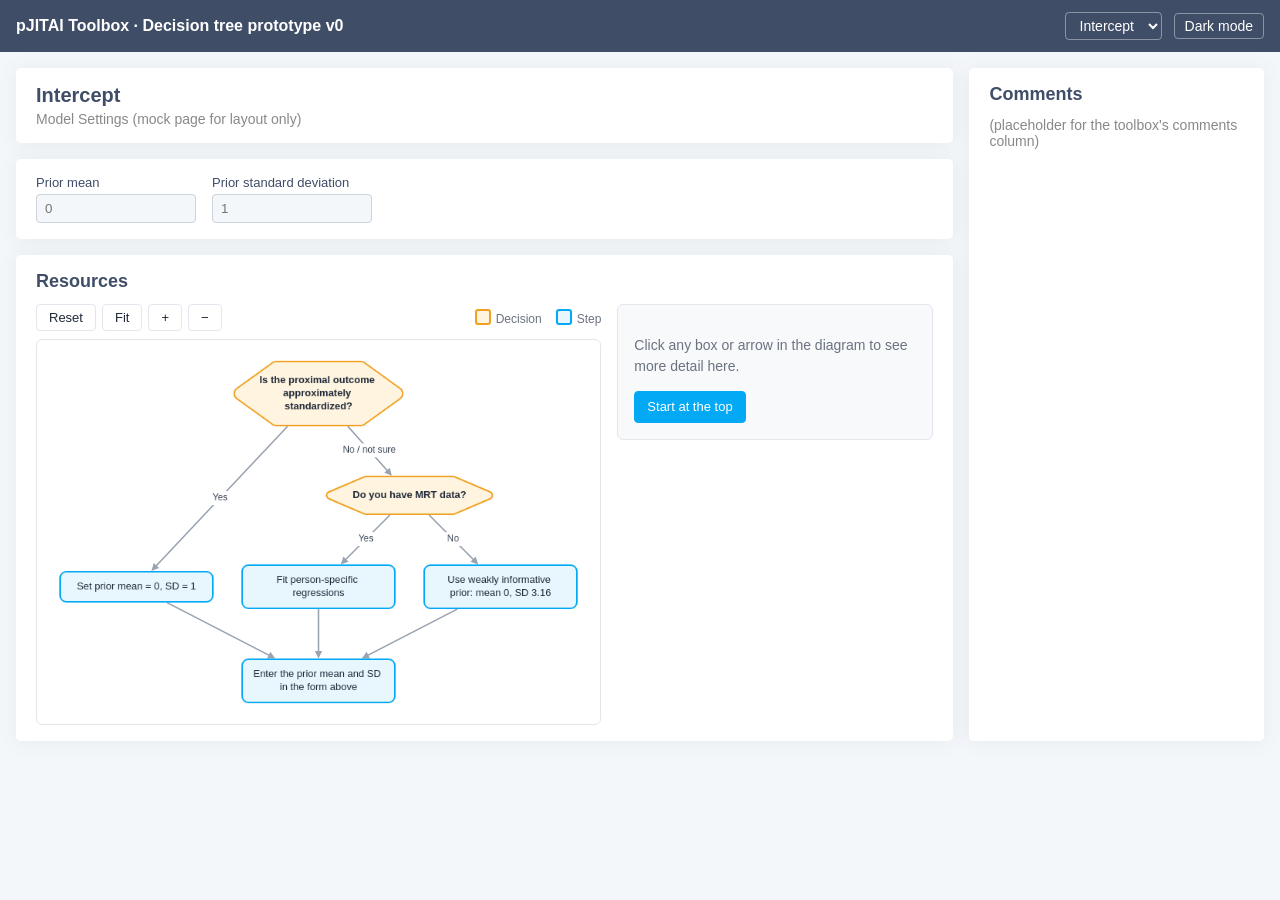
<file: prototype/decision_tree_v0/index.html>
<!doctype html>
<html lang="en">
<head>
<meta charset="utf-8">
<meta name="viewport" content="width=device-width, initial-scale=1">
<title>Decision Tree Prototype v0</title>
<link rel="stylesheet" href="decision_tree.css">
<style>
  /* Page chrome that mimics the toolbox layout; not part of the component */
  :root { --page-bg: #f4f7fa; --card-bg: #ffffff; --card-text: #3f4d67; --muted: #888; }
  body.dark { --page-bg: #1d222d; --card-bg: #2b3140; --card-text: #e5e7eb; --muted: #9ca3af; }
  * { box-sizing: border-box; }
  body {
    margin: 0;
    background: var(--page-bg);
    color: var(--card-text);
    font-family: "Open Sans", -apple-system, "Segoe UI", Roboto, Helvetica, Arial, sans-serif;
    font-size: 14px;
  }
  header {
    display: flex;
    align-items: center;
    gap: 12px;
    padding: 12px 16px;
    background: #3f4d67;
    color: #fff;
  }
  header h1 { margin: 0; font-size: 16px; font-weight: 600; }
  header .spacer { flex: 1; }
  header select, header button {
    font: inherit;
    padding: 4px 10px;
    border-radius: 4px;
    border: 1px solid rgba(255, 255, 255, 0.4);
    background: transparent;
    color: #fff;
  }
  header select option { color: #000; }
  .grid { display: grid; grid-template-columns: 3.5fr 1.1fr; gap: 16px; padding: 16px; }
  .card { background: var(--card-bg); border-radius: 5px; padding: 16px 20px; margin-bottom: 16px;
          box-shadow: 0 1px 20px rgba(69, 90, 100, 0.08); }
  .card h2 { margin: 0 0 4px; font-size: 20px; }
  .card h3 { margin: 0 0 12px; font-size: 18px; }
  .muted { color: var(--muted); }
  .mock-form { display: flex; gap: 16px; flex-wrap: wrap; }
  .mock-form label { display: block; font-size: 13px; margin-bottom: 4px; }
  .mock-form input { width: 160px; padding: 6px 8px; border: 1px solid #ccd3dd; border-radius: 4px;
                     background: var(--page-bg); color: inherit; }
  .comments { min-height: 200px; }
  @media (max-width: 900px) {
    .grid { grid-template-columns: 1fr; }
    .comments { display: none; }
  }
</style>
</head>
<body>
<header>
  <h1>pJITAI Toolbox · Decision tree prototype v0</h1>
  <span class="spacer"></span>
  <select id="page-select" aria-label="Page"></select>
  <button type="button" id="theme-toggle">Dark mode</button>
</header>

<div class="grid">
  <main>
    <div class="card">
      <h2 id="page-title"></h2>
      <div class="muted">Model Settings (mock page for layout only)</div>
    </div>
    <div class="card">
      <div class="mock-form">
        <div><label>Prior mean</label><input disabled placeholder="0"></div>
        <div><label>Prior standard deviation</label><input disabled placeholder="1"></div>
      </div>
    </div>

    <div class="card">
      <h3>Resources</h3>
      <div class="dt-wrap">
        <div class="dt-canvas-col">
          <div class="dt-toolbar">
            <button type="button" class="dt-btn dt-btn-secondary" id="dt-reset">Reset</button>
            <button type="button" class="dt-btn dt-btn-secondary" id="dt-fit">Fit</button>
            <button type="button" class="dt-btn dt-btn-secondary" id="dt-zoom-in" aria-label="Zoom in">+</button>
            <button type="button" class="dt-btn dt-btn-secondary" id="dt-zoom-out" aria-label="Zoom out">−</button>
            <div class="dt-legend">
              <span class="dt-legend-decision">Decision</span>
              <span class="dt-legend-instruction">Step</span>
            </div>
          </div>
          <div class="dt-canvas" id="dt-canvas" role="img" aria-label="Decision tree diagram"></div>
        </div>
        <aside class="dt-detail" id="dt-detail" aria-live="polite"></aside>
      </div>
    </div>
  </main>
  <aside class="card comments">
    <h3>Comments</h3>
    <div class="muted">(placeholder for the toolbox's comments column)</div>
  </aside>
</div>

<script src="vendor/cytoscape.min.js"></script>
<script src="vendor/dagre.min.js"></script>
<script src="vendor/cytoscape-dagre.js"></script>
<script src="trees.js"></script>
<script src="decision_tree.js"></script>
<script>
  (function () {
    var TITLES = {
      standardized_proximal_outcome: 'Proximal Outcome Attribute',
      covariates: 'Covariates Define',
      intercept: 'Intercept',
      covariate_main_effect: 'Covariates Main Effect',
      main_treatment_effect: 'Main Treatment Effect',
      covariate_interaction_effect: 'Covariates Interaction Effect',
      main_error: 'Error'
    };
    var pageSelect = document.getElementById('page-select');
    var current;

    Object.keys(window.TREES).forEach(function (page) {
      pageSelect.add(new Option(TITLES[page] || page, page));
    });

    function show(page) {
      if (current) current.destroy();
      document.getElementById('page-title').textContent = TITLES[page] || page;
      current = renderDecisionTree(document.getElementById('dt-canvas'), window.TREES[page],
                                   document.getElementById('dt-detail'));
    }

    pageSelect.addEventListener('change', function () { show(pageSelect.value); });
    document.getElementById('dt-reset').onclick = function () { current.reset(); };
    document.getElementById('dt-fit').onclick = function () { current.fit(); };
    document.getElementById('dt-zoom-in').onclick = function () { current.zoomBy(1.2); };
    document.getElementById('dt-zoom-out').onclick = function () { current.zoomBy(1 / 1.2); };
    document.getElementById('theme-toggle').onclick = function () {
      var dark = document.body.classList.toggle('dark');
      this.textContent = dark ? 'Light mode' : 'Dark mode';
    };

    show(pageSelect.value);
  })();
</script>
</body>
</html>
</file>
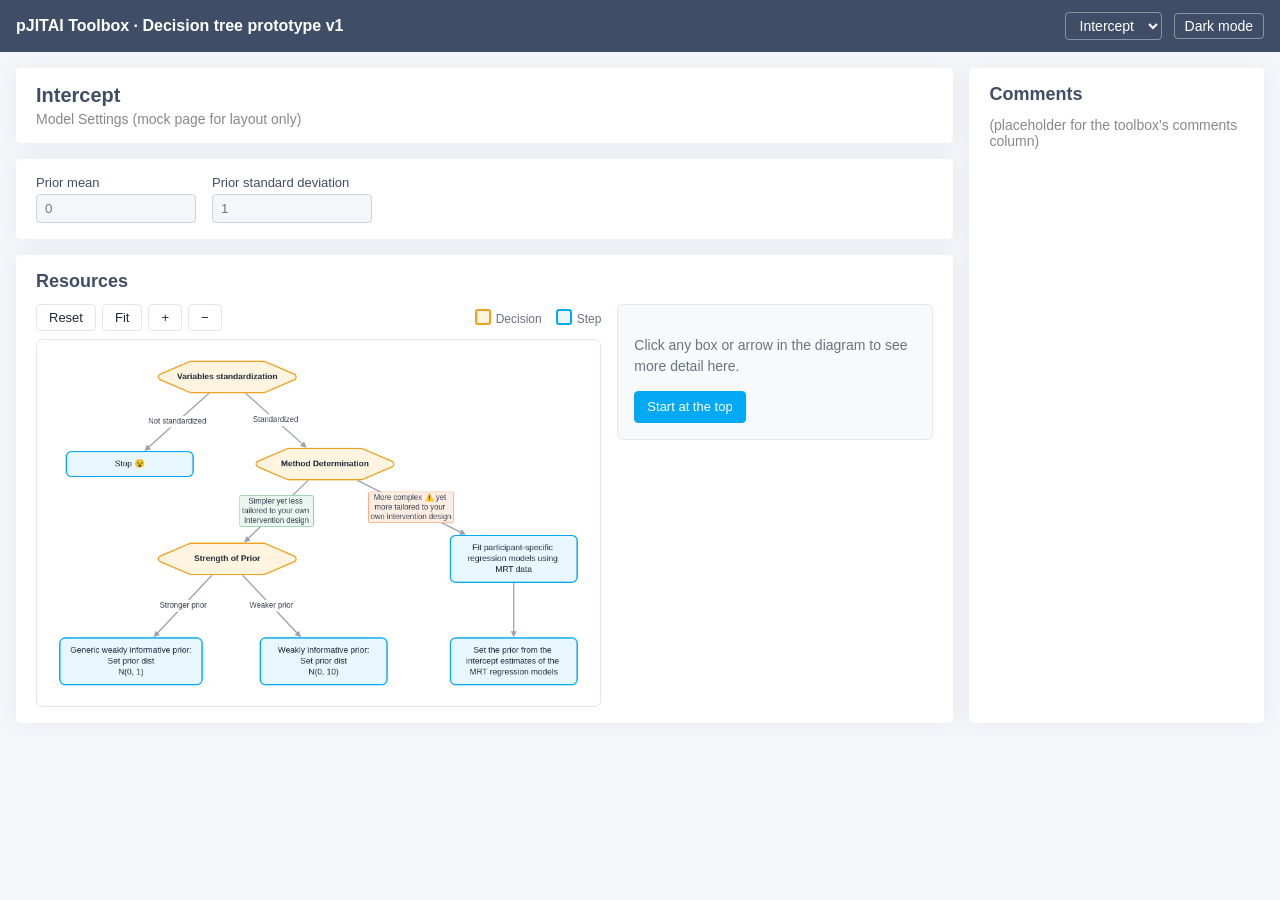
<file: prototype/decision_tree_v1/index.html>
<!doctype html>
<html lang="en">
<head>
<meta charset="utf-8">
<meta name="viewport" content="width=device-width, initial-scale=1">
<title>Decision Tree Prototype v1</title>
<link rel="stylesheet" href="decision_tree.css">
<style>
  /* Page chrome that mimics the toolbox layout; not part of the component */
  :root { --page-bg: #f4f7fa; --card-bg: #ffffff; --card-text: #3f4d67; --muted: #888; }
  body.dark { --page-bg: #1d222d; --card-bg: #2b3140; --card-text: #e5e7eb; --muted: #9ca3af; }
  * { box-sizing: border-box; }
  body {
    margin: 0;
    background: var(--page-bg);
    color: var(--card-text);
    font-family: "Open Sans", -apple-system, "Segoe UI", Roboto, Helvetica, Arial, sans-serif;
    font-size: 14px;
  }
  header {
    display: flex;
    align-items: center;
    gap: 12px;
    padding: 12px 16px;
    background: #3f4d67;
    color: #fff;
  }
  header h1 { margin: 0; font-size: 16px; font-weight: 600; }
  header .spacer { flex: 1; }
  header select, header button {
    font: inherit;
    padding: 4px 10px;
    border-radius: 4px;
    border: 1px solid rgba(255, 255, 255, 0.4);
    background: transparent;
    color: #fff;
  }
  header select option { color: #000; }
  .grid { display: grid; grid-template-columns: 3.5fr 1.1fr; gap: 16px; padding: 16px; }
  .card { background: var(--card-bg); border-radius: 5px; padding: 16px 20px; margin-bottom: 16px;
          box-shadow: 0 1px 20px rgba(69, 90, 100, 0.08); }
  .card h2 { margin: 0 0 4px; font-size: 20px; }
  .card h3 { margin: 0 0 12px; font-size: 18px; }
  .muted { color: var(--muted); }
  .mock-form { display: flex; gap: 16px; flex-wrap: wrap; }
  .mock-form label { display: block; font-size: 13px; margin-bottom: 4px; }
  .mock-form input { width: 160px; padding: 6px 8px; border: 1px solid #ccd3dd; border-radius: 4px;
                     background: var(--page-bg); color: inherit; }
  .comments { min-height: 200px; }
  @media (max-width: 900px) {
    .grid { grid-template-columns: 1fr; }
    .comments { display: none; }
  }
</style>
</head>
<body>
<header>
  <h1>pJITAI Toolbox · Decision tree prototype v1</h1>
  <span class="spacer"></span>
  <select id="page-select" aria-label="Page"></select>
  <button type="button" id="theme-toggle">Dark mode</button>
</header>

<div class="grid">
  <main>
    <div class="card">
      <h2 id="page-title"></h2>
      <div class="muted">Model Settings (mock page for layout only)</div>
    </div>
    <div class="card">
      <div class="mock-form">
        <div><label>Prior mean</label><input disabled placeholder="0"></div>
        <div><label>Prior standard deviation</label><input disabled placeholder="1"></div>
      </div>
    </div>

    <div class="card">
      <h3>Resources</h3>
      <div class="dt-wrap">
        <div class="dt-canvas-col">
          <div class="dt-toolbar">
            <button type="button" class="dt-btn dt-btn-secondary" id="dt-reset">Reset</button>
            <button type="button" class="dt-btn dt-btn-secondary" id="dt-fit">Fit</button>
            <button type="button" class="dt-btn dt-btn-secondary" id="dt-zoom-in" aria-label="Zoom in">+</button>
            <button type="button" class="dt-btn dt-btn-secondary" id="dt-zoom-out" aria-label="Zoom out">−</button>
            <div class="dt-legend">
              <span class="dt-legend-decision">Decision</span>
              <span class="dt-legend-instruction">Step</span>
            </div>
          </div>
          <div class="dt-canvas" id="dt-canvas" role="img" aria-label="Decision tree diagram"></div>
        </div>
        <aside class="dt-detail" id="dt-detail" aria-live="polite"></aside>
      </div>
    </div>
  </main>
  <aside class="card comments">
    <h3>Comments</h3>
    <div class="muted">(placeholder for the toolbox's comments column)</div>
  </aside>
</div>

<script src="vendor/cytoscape.min.js"></script>
<script src="vendor/dagre.min.js"></script>
<script src="vendor/cytoscape-dagre.js"></script>
<script src="trees.js"></script>
<script src="decision_tree.js"></script>
<script>
  (function () {
    var TITLES = {
      standardized_proximal_outcome: 'Proximal Outcome Attribute',
      covariates: 'Covariates Define',
      intercept: 'Intercept',
      covariate_main_effect: 'Covariates Main Effect',
      main_treatment_effect: 'Main Treatment Effect',
      covariate_interaction_effect: 'Covariates Interaction Effect',
      main_error: 'Error'
    };
    var pageSelect = document.getElementById('page-select');
    var current;

    Object.keys(window.TREES).forEach(function (page) {
      pageSelect.add(new Option(TITLES[page] || page, page));
    });

    function show(page) {
      if (current) current.destroy();
      document.getElementById('page-title').textContent = TITLES[page] || page;
      current = renderDecisionTree(document.getElementById('dt-canvas'), window.TREES[page],
                                   document.getElementById('dt-detail'));
    }

    pageSelect.addEventListener('change', function () { show(pageSelect.value); });
    document.getElementById('dt-reset').onclick = function () { current.reset(); };
    document.getElementById('dt-fit').onclick = function () { current.fit(); };
    document.getElementById('dt-zoom-in').onclick = function () { current.zoomBy(1.2); };
    document.getElementById('dt-zoom-out').onclick = function () { current.zoomBy(1 / 1.2); };
    document.getElementById('theme-toggle').onclick = function () {
      var dark = document.body.classList.toggle('dark');
      this.textContent = dark ? 'Light mode' : 'Dark mode';
    };

    show(pageSelect.value);
  })();
</script>
</body>
</html>
</file>
<file: prototype/decision_tree_v0/decision_tree.css>
/* Decision tree component (Resources section). Colours are read by decision_tree.js too. */
:root {
  --dt-bg: #ffffff;
  --dt-text: #1f2937;
  --dt-muted: #6b7280;
  --dt-border: #e3e7ed;
  --dt-panel-bg: #f7f9fb;
  --dt-decision-bg: #fff4e0;
  --dt-decision-border: #f0a020;
  --dt-instruction-bg: #e8f6fe;
  --dt-instruction-border: #04a9f5;
  --dt-edge: #9aa3b2;
  --dt-edge-text: #374151;
  --dt-highlight: #022658;
}

body.dark {
  --dt-bg: #2b3140;
  --dt-text: #e5e7eb;
  --dt-muted: #9ca3af;
  --dt-border: #3d4456;
  --dt-panel-bg: #242a37;
  --dt-decision-bg: #4a3a1c;
  --dt-decision-border: #f5b942;
  --dt-instruction-bg: #163a4f;
  --dt-instruction-border: #38bdf8;
  --dt-edge: #7b8496;
  --dt-edge-text: #d1d5db;
  --dt-highlight: #7dd3fc;
}

.dt-wrap {
  display: flex;
  gap: 16px;
  align-items: flex-start;
  color: var(--dt-text);
}

.dt-canvas-col {
  flex: 0 0 63%;
  min-width: 0;
}

.dt-toolbar {
  display: flex;
  flex-wrap: wrap;
  gap: 6px;
  align-items: center;
  margin-bottom: 8px;
}

.dt-legend {
  display: flex;
  gap: 14px;
  margin-left: auto;
  font-size: 12px;
  color: var(--dt-muted);
}

.dt-legend span::before {
  content: "";
  display: inline-block;
  width: 12px;
  height: 12px;
  margin-right: 5px;
  vertical-align: -2px;
  border: 2px solid;
  border-radius: 3px;
}

.dt-legend .dt-legend-decision::before {
  background: var(--dt-decision-bg);
  border-color: var(--dt-decision-border);
}

.dt-legend .dt-legend-instruction::before {
  background: var(--dt-instruction-bg);
  border-color: var(--dt-instruction-border);
}

.dt-canvas {
  width: 100%;
  height: 400px;
  background: var(--dt-bg);
  border: 1px solid var(--dt-border);
  border-radius: 6px;
}

.dt-detail {
  flex: 1;
  min-width: 0;
  padding: 16px;
  background: var(--dt-panel-bg);
  border: 1px solid var(--dt-border);
  border-radius: 6px;
  position: sticky;
  top: 16px;
  font-size: 14px;
  line-height: 1.5;
}

.dt-detail-empty {
  color: var(--dt-muted);
}

.dt-detail-kind {
  display: inline-block;
  padding: 1px 8px;
  border-radius: 10px;
  font-size: 11px;
  font-weight: 600;
  text-transform: uppercase;
  letter-spacing: 0.04em;
  border: 1px solid;
}

.dt-kind-decision {
  background: var(--dt-decision-bg);
  border-color: var(--dt-decision-border);
}

.dt-kind-instruction {
  background: var(--dt-instruction-bg);
  border-color: var(--dt-instruction-border);
}

.dt-detail-title {
  margin: 8px 0;
  font-size: 17px;
  font-weight: 600;
  color: var(--dt-text);
}

.dt-detail-via {
  margin-top: 10px;
  padding: 8px 10px;
  border-left: 3px solid var(--dt-highlight);
  background: var(--dt-bg);
  font-size: 13px;
}

.dt-detail-body a,
.dt-option-desc a {
  color: var(--dt-instruction-border);
}

.dt-detail-body ul {
  padding-left: 20px;
}

.dt-detail-next {
  margin-top: 14px;
  padding-top: 12px;
  border-top: 1px solid var(--dt-border);
}

.dt-detail-next-title,
.dt-detail-end {
  margin: 0 0 8px;
  font-size: 12px;
  font-weight: 600;
  text-transform: uppercase;
  letter-spacing: 0.04em;
  color: var(--dt-muted);
}

.dt-btn {
  display: inline-block;
  padding: 5px 12px;
  border: 1px solid var(--dt-instruction-border);
  border-radius: 4px;
  background: var(--dt-instruction-border);
  color: #fff;
  font: inherit;
  font-size: 13px;
  text-align: left;
  cursor: pointer;
}

.dt-btn:hover {
  filter: brightness(0.92);
}

.dt-btn-secondary {
  background: transparent;
  color: var(--dt-text);
  border-color: var(--dt-border);
}

.dt-option {
  margin-bottom: 8px;
  padding: 8px 12px;
  background: var(--dt-bg);
  border: 1px solid var(--dt-border);
  border-radius: 4px;
  cursor: pointer;
}

.dt-option:hover,
.dt-option-focus {
  border-color: var(--dt-highlight);
}

.dt-option-focus {
  box-shadow: inset 3px 0 0 var(--dt-highlight);
}

.dt-option-label {
  padding: 0;
  border: 0;
  background: none;
  color: var(--dt-text);
  font: inherit;
  font-weight: 600;
  text-align: left;
  cursor: pointer;
}

.dt-option-desc {
  margin-top: 4px;
  color: var(--dt-muted);
  font-size: 13px;
}

.dt-back {
  display: block;
  margin: -4px 0 10px;
  padding: 2px 0;
  border: 0;
  background: none;
  color: var(--dt-muted);
  font: inherit;
  font-size: 13px;
  cursor: pointer;
}

.dt-back:hover {
  color: var(--dt-text);
  text-decoration: underline;
}

@media (max-width: 900px) {
  .dt-wrap {
    flex-direction: column;
    align-items: stretch;
  }

  .dt-detail {
    position: static;
  }
}
</file>
<file: prototype/decision_tree_v1/decision_tree.css>
/* Decision tree component (Resources section). Colours are read by decision_tree.js too. */
:root {
  --dt-bg: #ffffff;
  --dt-text: #1f2937;
  --dt-muted: #6b7280;
  --dt-border: #e3e7ed;
  --dt-panel-bg: #f7f9fb;
  --dt-decision-bg: #fff4e0;
  --dt-decision-border: #f0a020;
  --dt-instruction-bg: #e8f6fe;
  --dt-instruction-border: #04a9f5;
  --dt-edge: #9aa3b2;
  --dt-edge-text: #374151;
  --dt-highlight: #022658;
  --dt-tone-green-bg: #eaf6ee;
  --dt-tone-green-border: #8fcca3;
  --dt-tone-orange-bg: #fdeee4;
  --dt-tone-orange-border: #f0a982;
}

body.dark {
  --dt-bg: #2b3140;
  --dt-text: #e5e7eb;
  --dt-muted: #9ca3af;
  --dt-border: #3d4456;
  --dt-panel-bg: #242a37;
  --dt-decision-bg: #4a3a1c;
  --dt-decision-border: #f5b942;
  --dt-instruction-bg: #163a4f;
  --dt-instruction-border: #38bdf8;
  --dt-edge: #7b8496;
  --dt-edge-text: #d1d5db;
  --dt-highlight: #7dd3fc;
  --dt-tone-green-bg: #1f3b2b;
  --dt-tone-green-border: #3f8a5c;
  --dt-tone-orange-bg: #42291d;
  --dt-tone-orange-border: #b5653d;
}

.dt-wrap {
  display: flex;
  gap: 16px;
  align-items: flex-start;
  color: var(--dt-text);
}

.dt-canvas-col {
  flex: 0 0 63%;
  min-width: 0;
}

.dt-toolbar {
  display: flex;
  flex-wrap: wrap;
  gap: 6px;
  align-items: center;
  margin-bottom: 8px;
}

.dt-legend {
  display: flex;
  gap: 14px;
  margin-left: auto;
  font-size: 12px;
  color: var(--dt-muted);
}

.dt-legend span::before {
  content: "";
  display: inline-block;
  width: 12px;
  height: 12px;
  margin-right: 5px;
  vertical-align: -2px;
  border: 2px solid;
  border-radius: 3px;
}

.dt-legend .dt-legend-decision::before {
  background: var(--dt-decision-bg);
  border-color: var(--dt-decision-border);
}

.dt-legend .dt-legend-instruction::before {
  background: var(--dt-instruction-bg);
  border-color: var(--dt-instruction-border);
}

.dt-canvas {
  width: 100%;
  height: 400px;
  background: var(--dt-bg);
  border: 1px solid var(--dt-border);
  border-radius: 6px;
}

.dt-detail {
  flex: 1;
  min-width: 0;
  padding: 16px;
  background: var(--dt-panel-bg);
  border: 1px solid var(--dt-border);
  border-radius: 6px;
  position: sticky;
  top: 16px;
  font-size: 14px;
  line-height: 1.5;
}

.dt-detail-empty {
  color: var(--dt-muted);
}

.dt-detail-kind {
  display: inline-block;
  padding: 1px 8px;
  border-radius: 10px;
  font-size: 11px;
  font-weight: 600;
  text-transform: uppercase;
  letter-spacing: 0.04em;
  border: 1px solid;
}

.dt-kind-decision {
  background: var(--dt-decision-bg);
  border-color: var(--dt-decision-border);
}

.dt-kind-instruction {
  background: var(--dt-instruction-bg);
  border-color: var(--dt-instruction-border);
}

.dt-detail-title {
  margin: 8px 0;
  font-size: 17px;
  font-weight: 600;
  color: var(--dt-text);
}

.dt-detail-via {
  margin-top: 10px;
  padding: 8px 10px;
  border-left: 3px solid var(--dt-highlight);
  background: var(--dt-bg);
  font-size: 13px;
}

.dt-detail-body a,
.dt-option-desc a {
  color: var(--dt-instruction-border);
}

/* Markdown output from csv_to_trees.py: paragraphs, lists, code */
.dt-detail-body p,
.dt-option-desc p {
  margin: 0 0 10px;
}

.dt-detail-body ul,
.dt-detail-body ol,
.dt-option-desc ul,
.dt-option-desc ol {
  margin: 0 0 10px;
  padding-left: 20px;
}

.dt-detail-body li + li,
.dt-option-desc li + li {
  margin-top: 4px;
}

.dt-detail-body > :last-child,
.dt-option-desc > :last-child {
  margin-bottom: 0;
}

.dt-detail-body code,
.dt-option-desc code {
  padding: 1px 4px;
  border: 1px solid var(--dt-border);
  border-radius: 3px;
  background: var(--dt-bg);
  font-size: 12px;
}

.dt-detail-next {
  margin-top: 14px;
  padding-top: 12px;
  border-top: 1px solid var(--dt-border);
}

.dt-detail-next-title,
.dt-detail-end {
  margin: 0 0 8px;
  font-size: 12px;
  font-weight: 600;
  text-transform: uppercase;
  letter-spacing: 0.04em;
  color: var(--dt-muted);
}

.dt-btn {
  display: inline-block;
  padding: 5px 12px;
  border: 1px solid var(--dt-instruction-border);
  border-radius: 4px;
  background: var(--dt-instruction-border);
  color: #fff;
  font: inherit;
  font-size: 13px;
  text-align: left;
  cursor: pointer;
}

.dt-btn:hover {
  filter: brightness(0.92);
}

.dt-btn-secondary {
  background: transparent;
  color: var(--dt-text);
  border-color: var(--dt-border);
}

.dt-option {
  margin-bottom: 8px;
  padding: 8px 12px;
  background: var(--dt-bg);
  border: 1px solid var(--dt-border);
  border-radius: 4px;
  cursor: pointer;
}

/* Edge 'tone' from the CSV: matches the tint of the arrow label in the diagram.
   Before the hover/focus rules so those still win. */
.dt-tone-green {
  background: var(--dt-tone-green-bg);
  border-color: var(--dt-tone-green-border);
}

.dt-tone-orange {
  background: var(--dt-tone-orange-bg);
  border-color: var(--dt-tone-orange-border);
}

.dt-detail-via.dt-tone-green,
.dt-detail-via.dt-tone-orange {
  border-color: var(--dt-highlight);
}

.dt-option:hover,
.dt-option-focus {
  border-color: var(--dt-highlight);
}

.dt-option-focus {
  box-shadow: inset 3px 0 0 var(--dt-highlight);
}

.dt-option-label {
  padding: 0;
  border: 0;
  background: none;
  color: var(--dt-text);
  font: inherit;
  font-weight: 600;
  text-align: left;
  cursor: pointer;
}

.dt-option-desc {
  margin-top: 4px;
  color: var(--dt-muted);
  font-size: 13px;
}

.dt-back {
  display: block;
  margin: -4px 0 10px;
  padding: 2px 0;
  border: 0;
  background: none;
  color: var(--dt-muted);
  font: inherit;
  font-size: 13px;
  cursor: pointer;
}

.dt-back:hover {
  color: var(--dt-text);
  text-decoration: underline;
}

@media (max-width: 900px) {
  .dt-wrap {
    flex-direction: column;
    align-items: stretch;
  }

  .dt-detail {
    position: static;
  }
}
</file>
